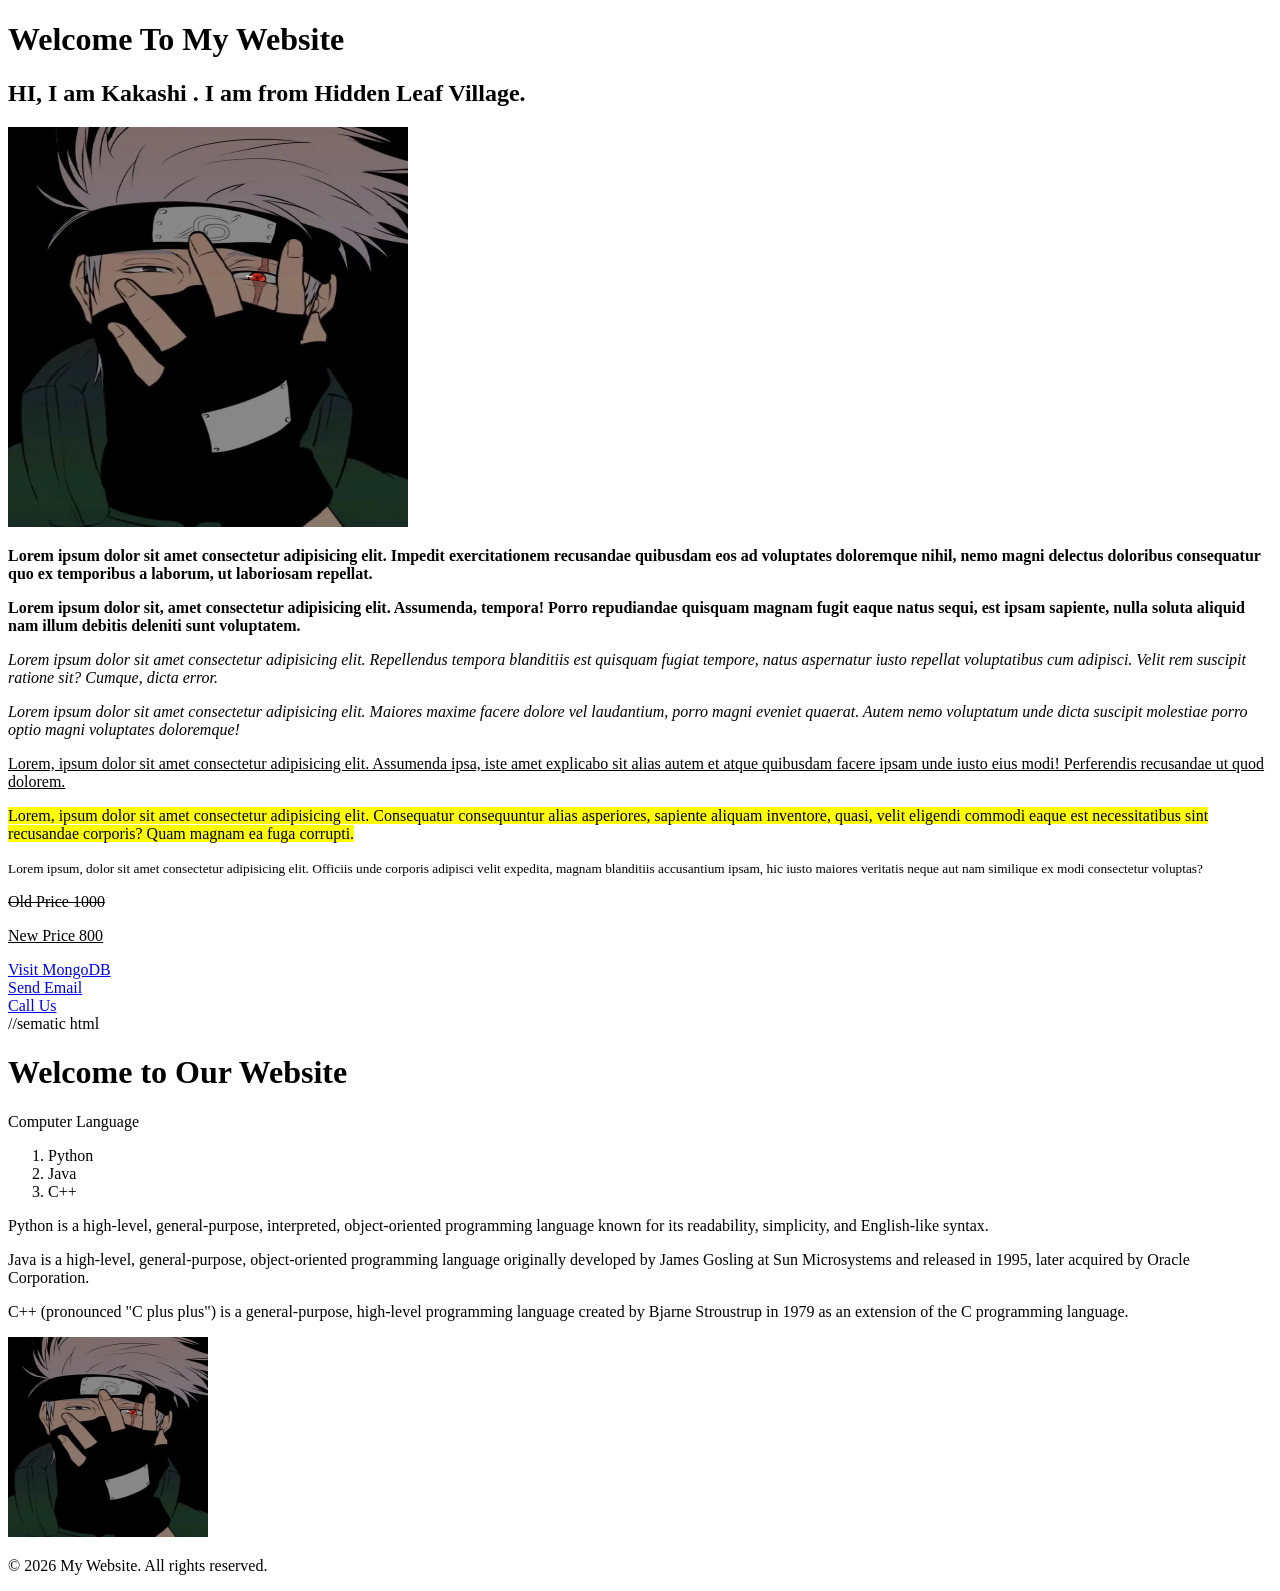
<file: day-1/index.html>
<!DOCTYPE html>
<html lang="en">
<head>
    <meta charset="UTF-8">
    <meta name="viewport" content="width=device-width, initial-scale=1.0">
    <title>Document</title>
</head>
<body >
<h1>Welcome To My Website</h1>
<h2>HI, I am Kakashi . I am from Hidden Leaf Village.</h2>
<img src="kakashi.jpg" alt="image"  width="400" height="400">
<p><b>Lorem ipsum dolor sit amet consectetur adipisicing elit. Impedit exercitationem recusandae quibusdam eos ad voluptates doloremque nihil, nemo magni delectus doloribus consequatur quo ex temporibus a laborum, ut laboriosam repellat.</b></p>
<p><strong>Lorem ipsum dolor sit, amet consectetur adipisicing elit. Assumenda, tempora! Porro repudiandae quisquam magnam fugit eaque natus sequi, est ipsam sapiente, nulla soluta aliquid nam illum debitis deleniti sunt voluptatem.</strong></p>
<p><i>Lorem ipsum dolor sit amet consectetur adipisicing elit. Repellendus tempora blanditiis est quisquam fugiat tempore, natus aspernatur iusto repellat voluptatibus cum adipisci. Velit rem suscipit ratione sit? Cumque, dicta error.</i></p>
<p><em>Lorem ipsum dolor sit amet consectetur adipisicing elit. Maiores maxime facere dolore vel laudantium, porro magni eveniet quaerat. Autem nemo voluptatum unde dicta suscipit molestiae porro optio magni voluptates doloremque!</em></p>
<p><u>Lorem, ipsum dolor sit amet consectetur adipisicing elit. Assumenda ipsa, iste amet explicabo sit alias autem et atque quibusdam facere ipsam unde iusto eius modi! Perferendis recusandae ut quod dolorem.</u></p>
<p><mark>Lorem, ipsum dolor sit amet consectetur adipisicing elit. Consequatur consequuntur alias asperiores, sapiente aliquam inventore, quasi, velit eligendi commodi eaque est necessitatibus sint recusandae corporis? Quam magnam ea fuga corrupti.</mark></p>
<p><small>Lorem ipsum, dolor sit amet consectetur adipisicing elit. Officiis unde corporis adipisci velit expedita, magnam blanditiis accusantium ipsam, hic iusto maiores veritatis neque aut nam similique ex modi consectetur voluptas?</small></p>
<p><del>Old Price 1000</del></p>
<p><ins>New Price 800</ins></p>
<a href="https://www.mongodb.com/">Visit MongoDB</a><br>
<a href="mailto:student@gmail.com">Send Email</a><br>
<a href="tel:+1234567890">Call Us</a><br>

//sematic html

<header>
<h1>Welcome to Our Website</h1>
</header>

<main> 
<p> Computer Language</p>
    <section>
        <ol>
            <li>Python</li>
            <li>Java</li>
            <li>C++</li>
            
        </ol>
    </section>

    <article>   
        <p>Python is a high-level, general-purpose, interpreted, object-oriented programming language known for its readability, simplicity, and English-like syntax.</p>
        <p>Java is a high-level, general-purpose, object-oriented programming language originally developed by James Gosling at Sun Microsystems and released in 1995, later acquired by Oracle Corporation. </p>
        <p>C++ (pronounced "C plus plus") is a general-purpose, high-level programming language created by Bjarne Stroustrup in 1979 as an extension of the C programming language.</p>
    </article>

    <aside>
        <img src="kakashi.jpg" alt="image"  width="200" height="200">
    </aside>

</main>

<footer>
    <p>&copy; 2026 My Website. All rights reserved.</p>
</footer>

</body>
</html>
</file>
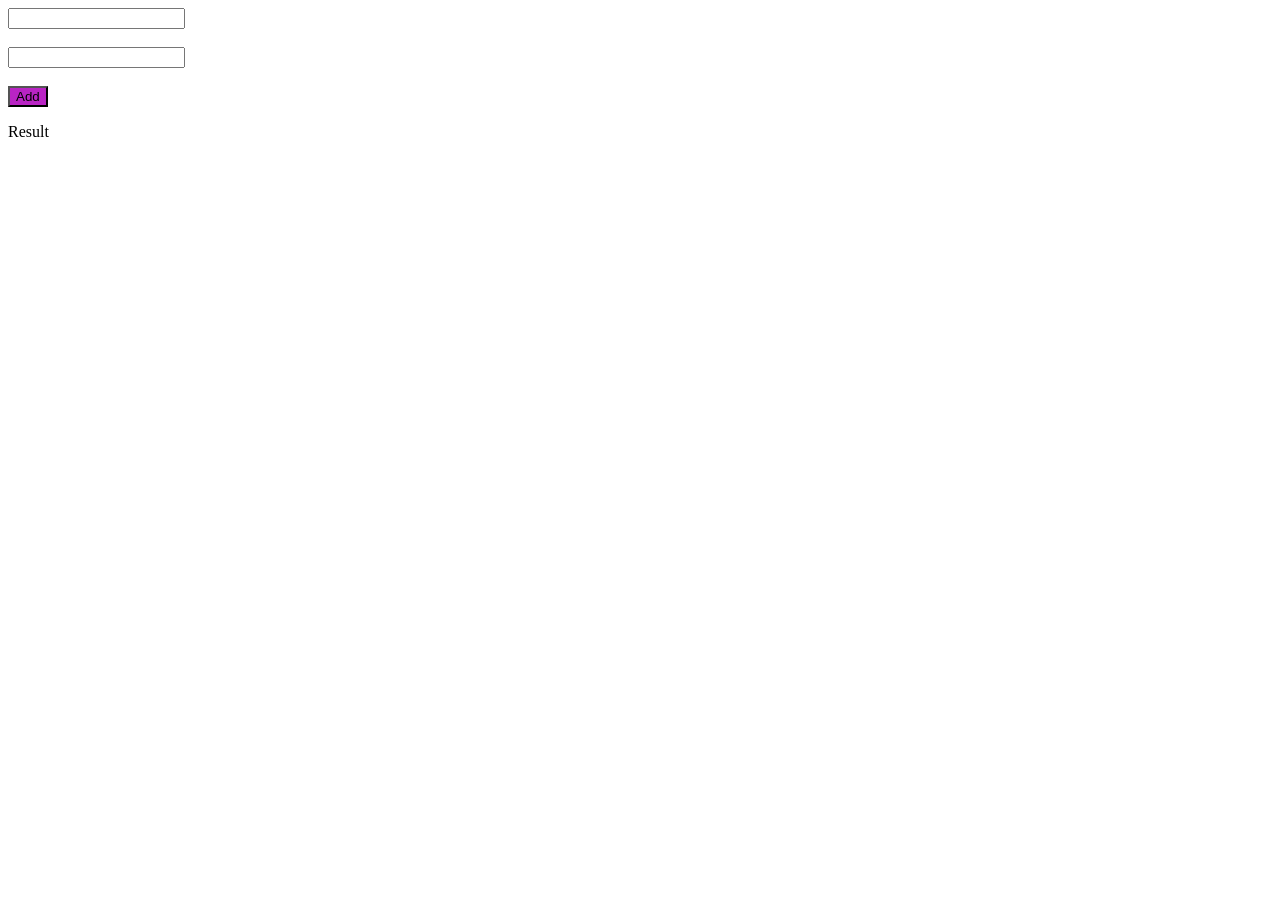
<file: day-3/index.html>
<!DOCTYPE html>
<html lang="en">
<head>
    <meta charset="UTF-8">
    <meta name="viewport" content="width=device-width, initial-scale=1.0">
    <title>Add Two Numbers</title>
    <link rel="stylesheet" href="styles.css">
</head>
<body>

<form>
    <input type="number" id="number1"><br><br>

    <input type="number" id="number2"><br><br>

    <button type="button" onclick="add()" id="btn">Add</button>

    <p id="result">Result</p>
</form>

<script src="script.js"></script>

</body>
</html>
</file>
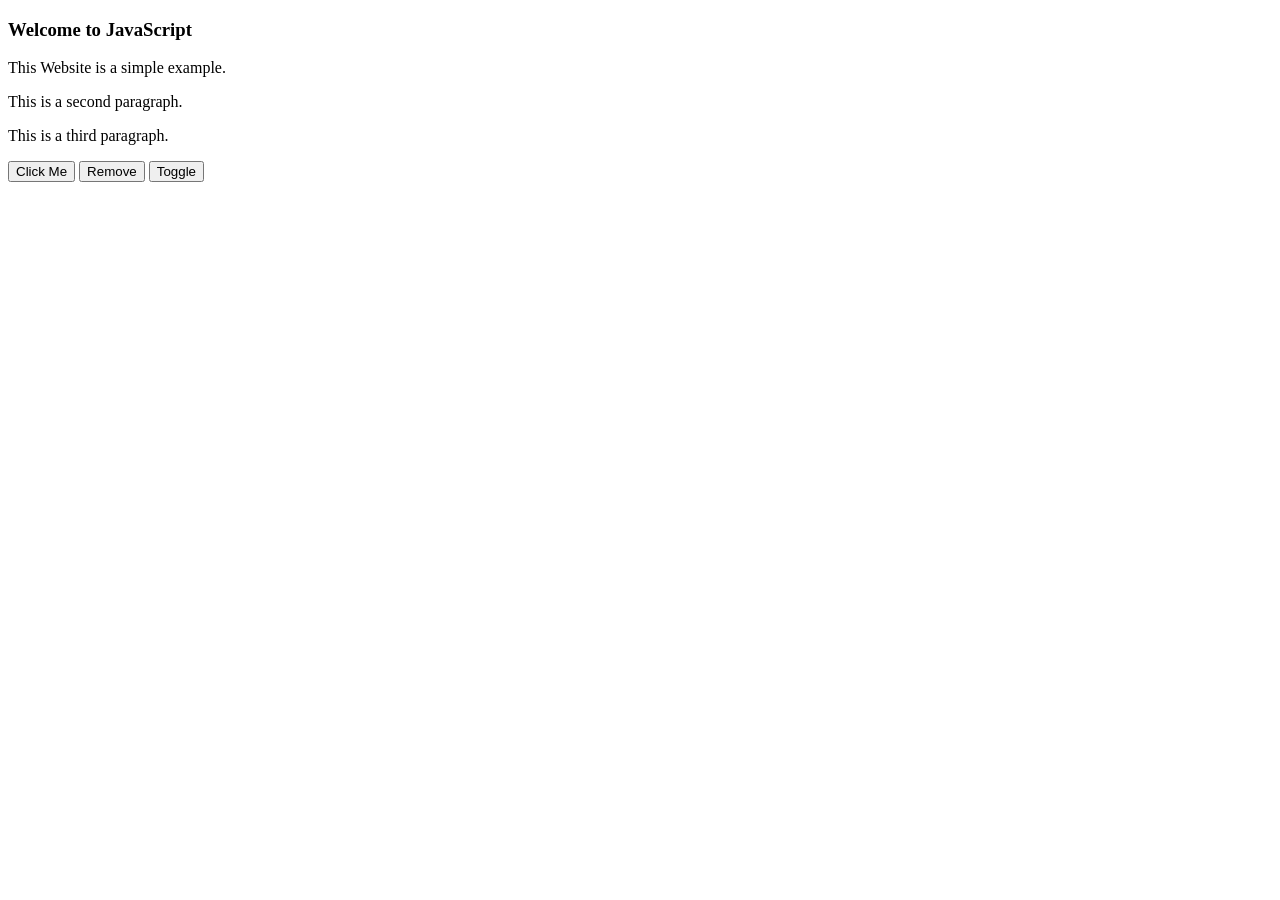
<file: day-4/index.html>
<!DOCTYPE html>
<html lang="en">
<head>
    <meta charset="UTF-8">
    <meta name="viewport" content="width=device-width, initial-scale=1.0">
    <title>Document</title>
    <link rel="stylesheet" href="style.css">
</head>
<body>
    <h3 id="heading">Welcome to JavaScript</h3>
    <span id="hidden" style="display: none;">EventName</span>
    <p class="paragraph">This Website is a simple example.</p>
    <p class="paragraph">This is a second paragraph.</p>
    <p class="paragraph">This is a third paragraph.</p>
    <button id="btn" onclick="change()">Click Me</button>
    <button id="btn2" onclick="remove()">Remove</button>
    <button id="btn3" onclick="toggle()">Toggle</button>
    <script src="script.js"></script>
</body>
</html>
</file>
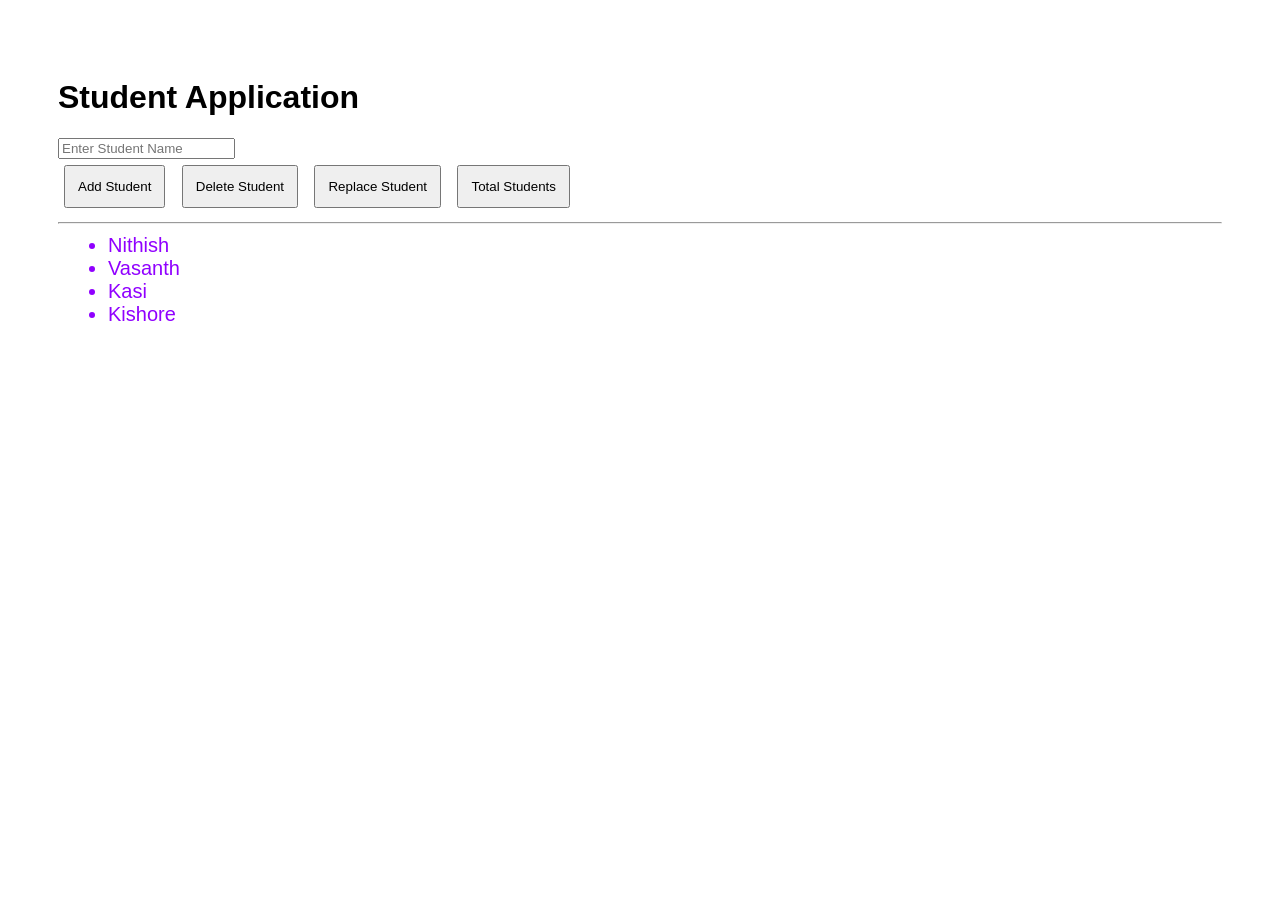
<file: train/index.html>
<!DOCTYPE html>
<html lang="en">
<head>
    <meta charset="UTF-8">
    <meta name="viewport" content="width=device-width, initial-scale=1.0">
    <title>Student Application</title>
    <link rel="stylesheet" href="style.css">
</head>
<body>
    <h1>Student Application</h1>
    <input type="text" id="StudentName" placeholder="Enter Student Name" >
    <br>
    <button id="btn" onclick="addStudent()">Add Student</button>
    <button id="btn" onclick="removeStudent()">Delete Student</button>
    <button id="btn">Replace Student</button>
    <button id="btn">Total Students</button>
    <hr>
    <ul id="studentList">
        <li>Nithish</li>
        <li>Vasanth</li>
        <li>Kasi</li>
        <li>Kishore</li>
        
    </ul>
    <script src="script.js"></script>
</body>
</html>
</file>
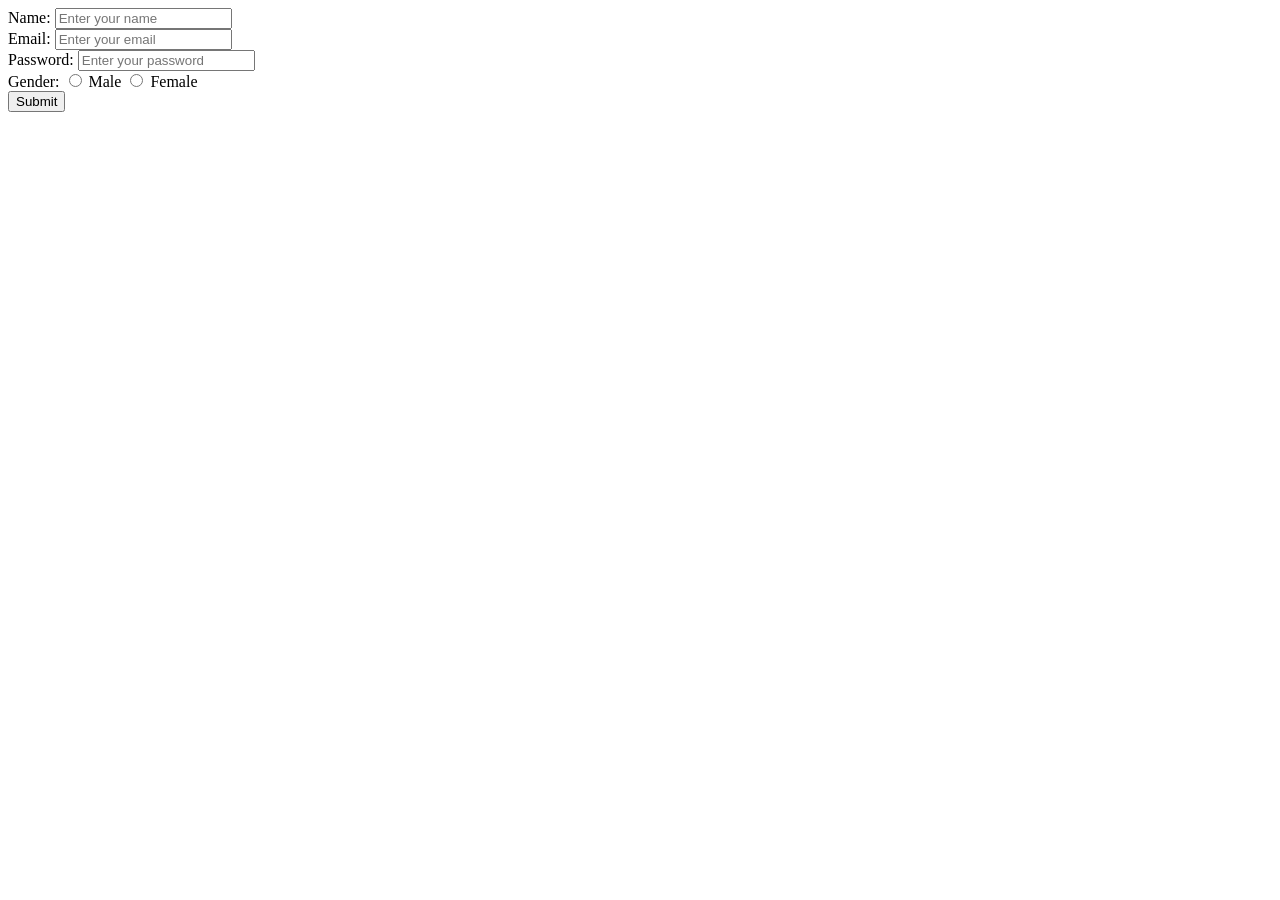
<file: day-1/form.html>
<!DOCTYPE html>
<html lang="en">
<head>
    <meta charset="UTF-8">
    <meta name="viewport" content="width=device-width, initial-scale=1.0">
    <title>Details</title>
</head>
<body>
    <form>
        <label for="name">Name: </label>
        <input type="text" id="name" placeholder="Enter your name"/><br>
        <label for="email">Email: </label>
        <input type="email" id="email" placeholder="Enter your email"/><br>
        <label for="password">Password: </label>
        <input type="password" id="password" placeholder="Enter your password"/><br>
        <label for="gender">Gender:</label>
        <input type="radio" id="male" value="male">
        <label for="male">Male</label>
        <input type="radio" id="female" value="female">
        <label for="female">Female</label><br>
        <input type="submit">
    </form>
</body>
</html>
</file>
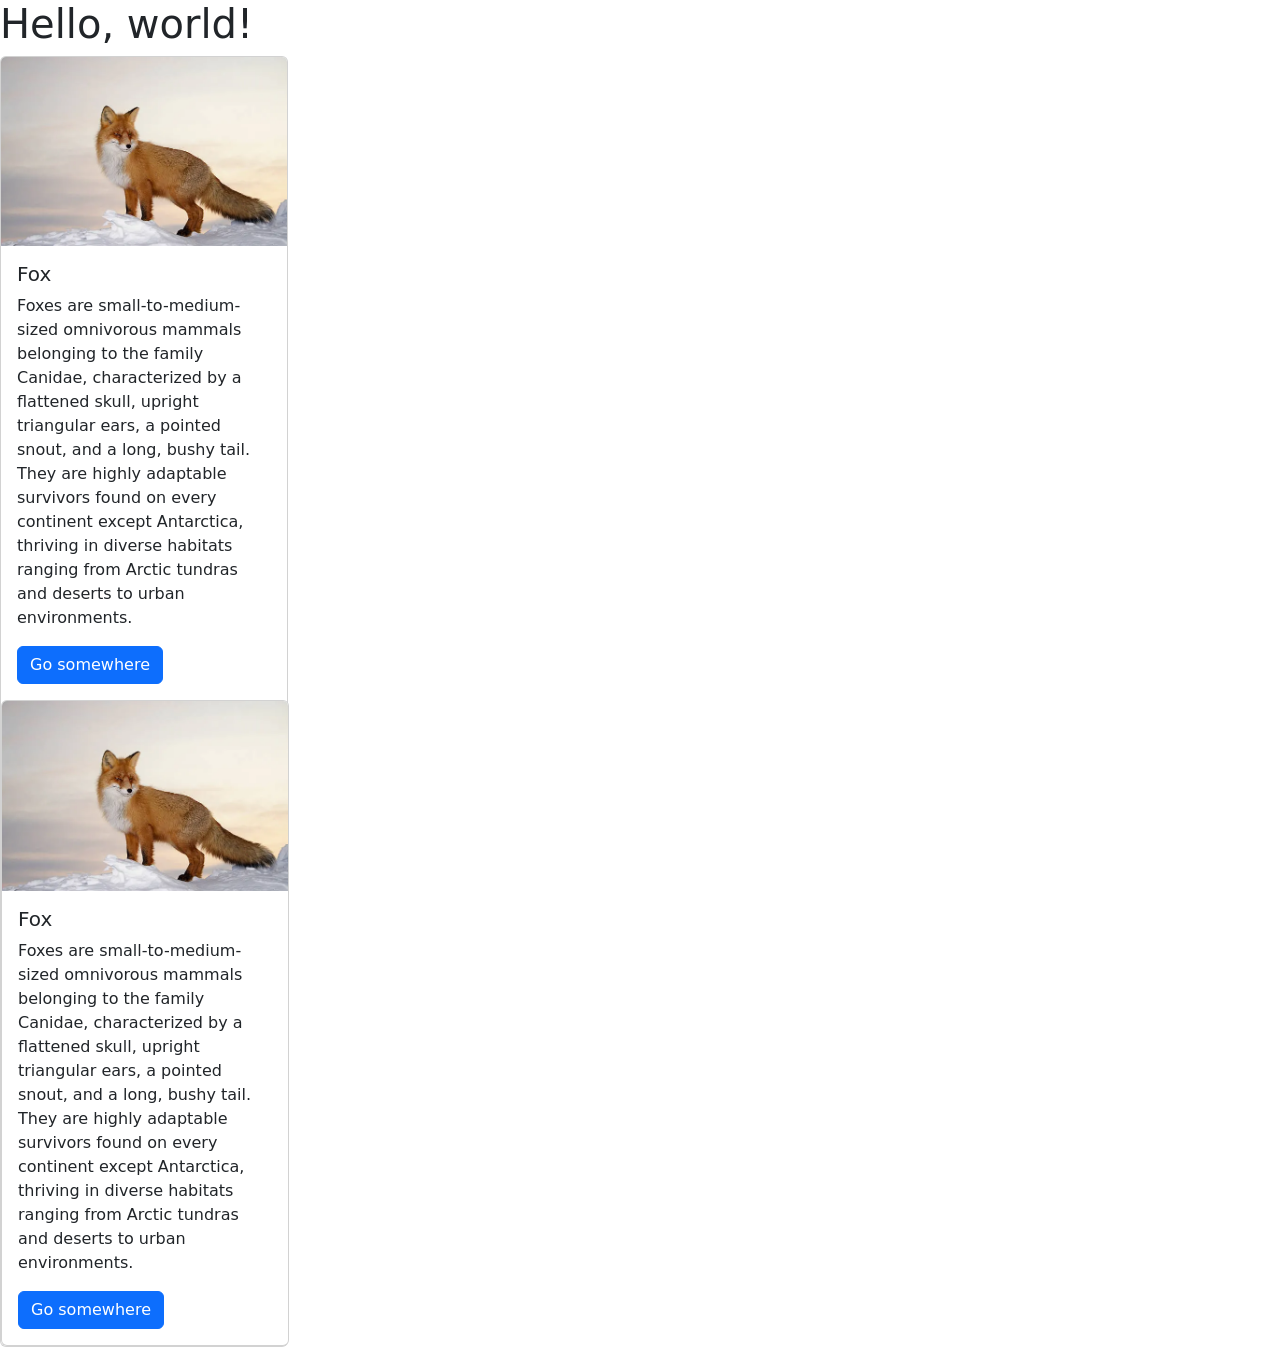
<file: day-2/card/card.html>
<!doctype html>
<html lang="en">
  <head>
    <meta charset="utf-8">
    <meta name="viewport" content="width=device-width, initial-scale=1">
    <title>Bootstrap demo</title>
   
    <link href="https://cdn.jsdelivr.net/npm/bootstrap@5.3.8/dist/css/bootstrap.min.css" rel="stylesheet" integrity="sha384-sRIl4kxILFvY47J16cr9ZwB07vP4J8+LH7qKQnuqkuIAvNWLzeN8tE5YBujZqJLB" crossorigin="anonymous">
  </head>
  <body>
    <h1>Hello, world!</h1>
    <script src="https://cdn.jsdelivr.net/npm/bootstrap@5.3.8/dist/js/bootstrap.bundle.min.js" integrity="sha384-FKyoEForCGlyvwx9Hj09JcYn3nv7wiPVlz7YYwJrWVcXK/BmnVDxM+D2scQbITxI" crossorigin="anonymous"></script>

    <div class="card" style="width: 18rem;">
  <img src="majestic-fox.webp" class="card-img-top" alt="fox">
  <div class="card-body">
    <h5 class="card-title">Fox</h5>
    <p class="card-text">Foxes are small-to-medium-sized omnivorous mammals belonging to the family Canidae, characterized by a flattened skull, upright triangular ears, a pointed snout, and a long, bushy tail.  They are highly adaptable survivors found on every continent except Antarctica, thriving in diverse habitats ranging from Arctic tundras and deserts to urban environments.</p>
    <a href="#" class="btn btn-primary">Go somewhere</a>
  </div>

  <div class="card" style="width: 18rem;  ">
  <img src="majestic-fox.webp" class="card-img-top" alt="fox">
  <div class="card-body">
    <h5 class="card-title">Fox</h5>
    <p class="card-text">Foxes are small-to-medium-sized omnivorous mammals belonging to the family Canidae, characterized by a flattened skull, upright triangular ears, a pointed snout, and a long, bushy tail.  They are highly adaptable survivors found on every continent except Antarctica, thriving in diverse habitats ranging from Arctic tundras and deserts to urban environments.</p>
    <a href="#" class="btn btn-primary">Go somewhere</a>
  </div>

  </body>
</html>
</file>
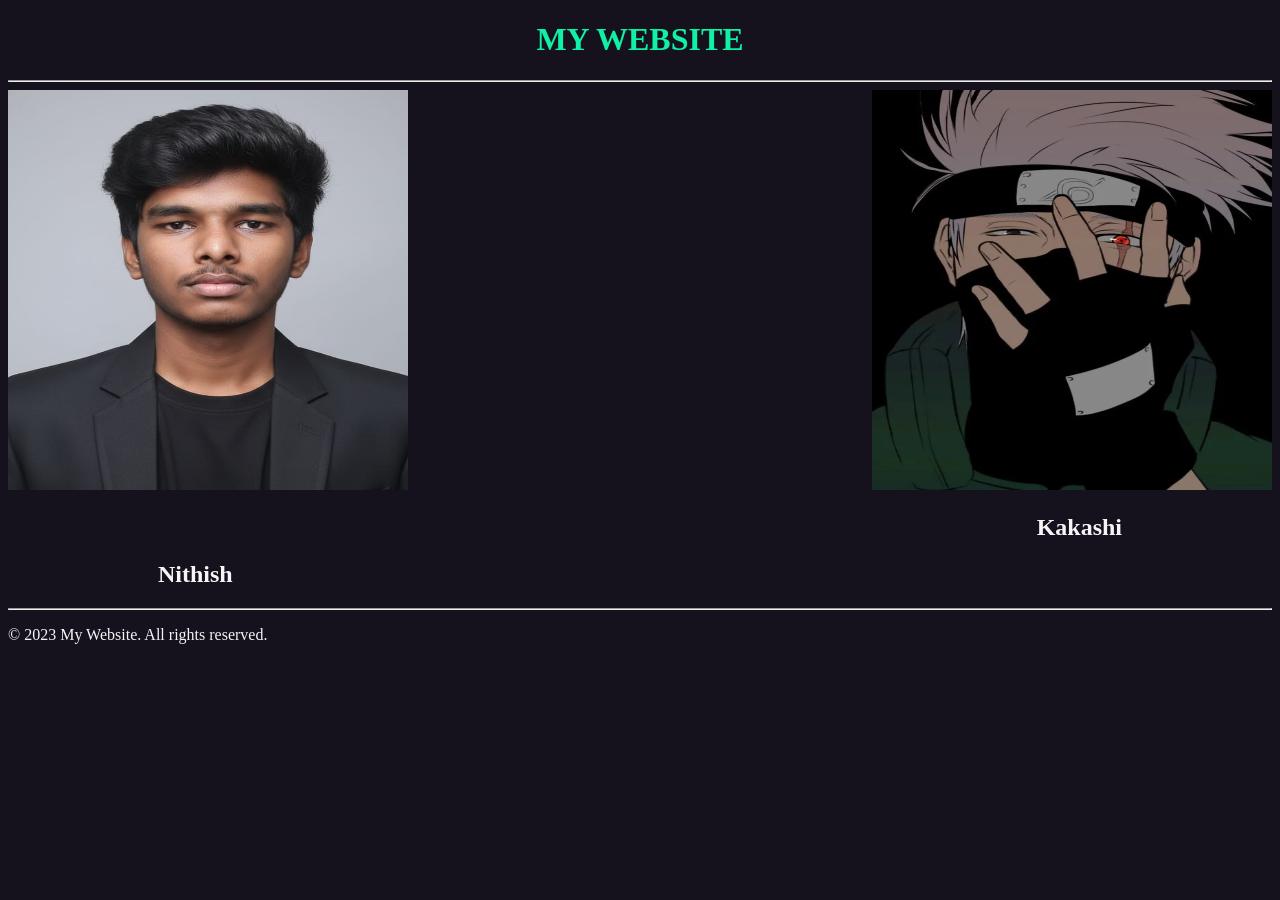
<file: day-2/css/info.html>
<!DOCTYPE html>
<html lang="en">

<head>
    <meta charset="UTF-8">
    <meta name="viewport" content="width=device-width, initial-scale=1.0">
    <title>Document</title>
    <style>
        header{
            color : rgb(15, 241, 165);
            text-align: center;
        }
        body{
            background-color: rgb(21, 18, 30);
        }
        p{
            color: whitesmoke;
        }
    </style>
    <!-- <link rel="stylesheet" href="style.css"> -->
</head>
<body>
    <header>
        <h1>MY WEBSITE </h1>
    </header>
<hr>
    <main>
        <selector>
        <article>
            <img src="nithish.jpeg" alt="nithish" width="400px" height="400px" >
             <img src="kakashi.jpg" alt="kakashi" width="400px" height="400px" align="right">
           
        </article>
        <article>
             <h2 style="text-align: right; color: whitesmoke; padding-right: 150px;">Kakashi</h2>
        </article>
        <article>
            <h2 style="text-align: left; color: whitesmoke; padding-left: 150px;">Nithish</h2>
        </article>

        </selector>
<hr>
       
    </main>

    <footer>
        <p>&copy; 2023 My Website. All rights reserved.</p>
    </footer>
</body>
</html>
</file>
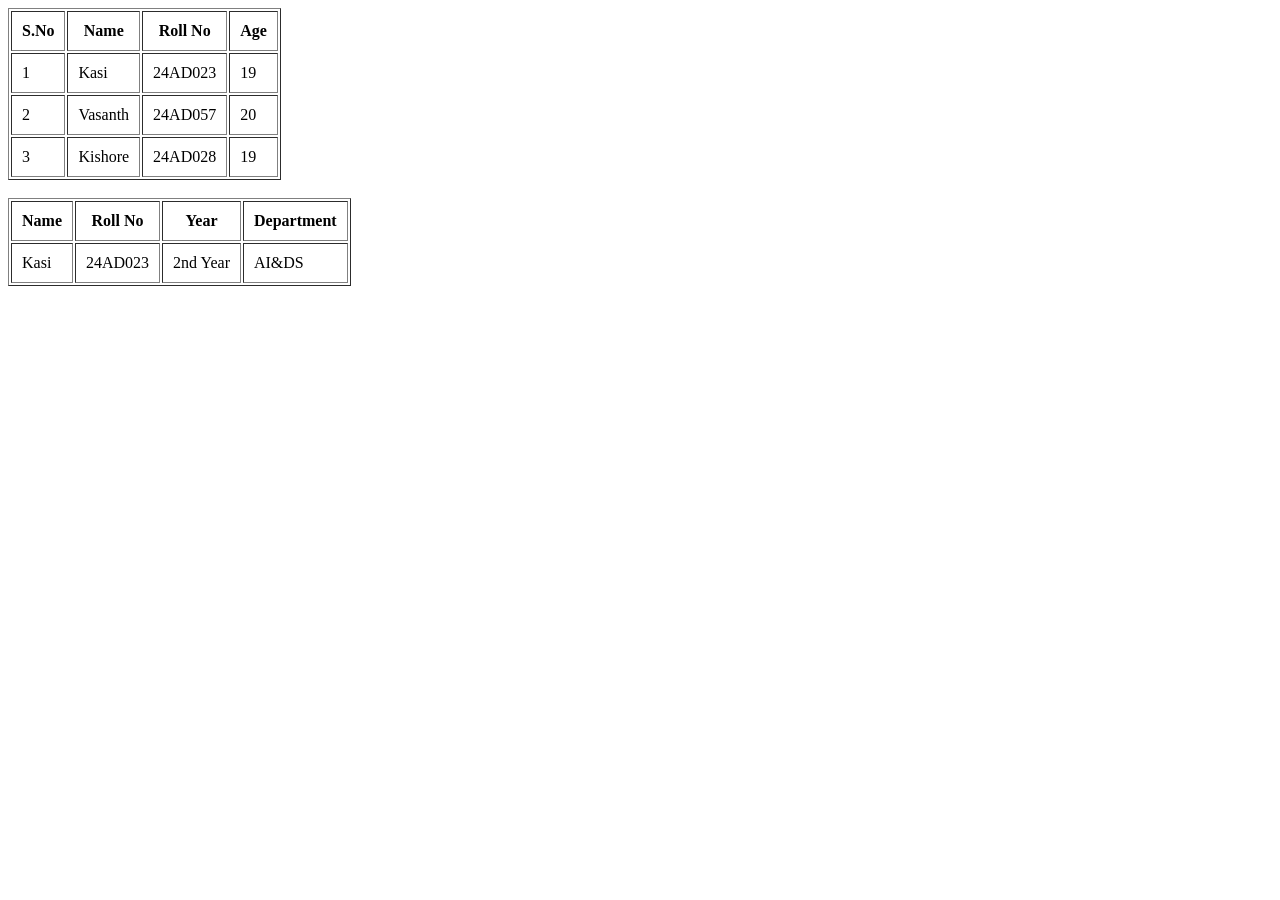
<file: day-2/table/table.html>
<!DOCTYPE html>
<html lang="en">
<head>
    <meta charset="UTF-8">
    <meta name="viewport" content="width=device-width, initial-scale=1.0">
    <title>Document</title>
</head>
<body>
    
    <table border="1" cellpadding="10">
        <tr>
            <th>S.No</th>
            <th>Name</th>
            <th>Roll No</th>
            <th>Age</th>
        </tr>
        <tr>
            <td>1</td>
            <td>Kasi</td>
            <td>24AD023</td>
            <td>19</td>
        </tr>
        <tr>
            <td>2</td>
            <td>Vasanth</td>
            <td>24AD057</td>
            <td>20</td>
        </tr>
        <tr>
            <td>3</td>
            <td>Kishore</td>
            <td>24AD028</td>
            <td>19</td>
        </tr>
    </table>
<br>
    <table Border="1" cellpadding="10">
        <tr>
            <th>Name</th>
            <th>Roll No</th>
            <th>Year</th>
            <th>Department</th>
        </tr>
        <tr>
            <td>Kasi</td>
            <td>24AD023</td>
            <td>2nd Year</td>
            <td>AI&DS</td>
        </tr>
    </table>

</body>
</html>
</file>
<file: day-3/styles.css>
#btn{
    background-color: #b924c4;
}
</file>
<file: day-4/style.css>
.heading{
    font-family: Arial, sans-serif;
    font-size: 25px;
}
.active{
    color: rgb(4, 255, 0);
}
.toggle{
    background-color: black;
    color: white;
}
</file>
<file: train/style.css>
body{
    font-family: Arial, sans-serif;
    padding: 50px;
}
#btn{
    padding: 12px;
    margin: 6px;
}

#studentList{
    margin: 10px;
    font-size: 20px;
    color: #9000ff;
}
</file>
<file: day-2/css/style.css>
header{
    text-align: center;
    color: red;
}
body{
    background-color: lightskyblue;
}
</file>
